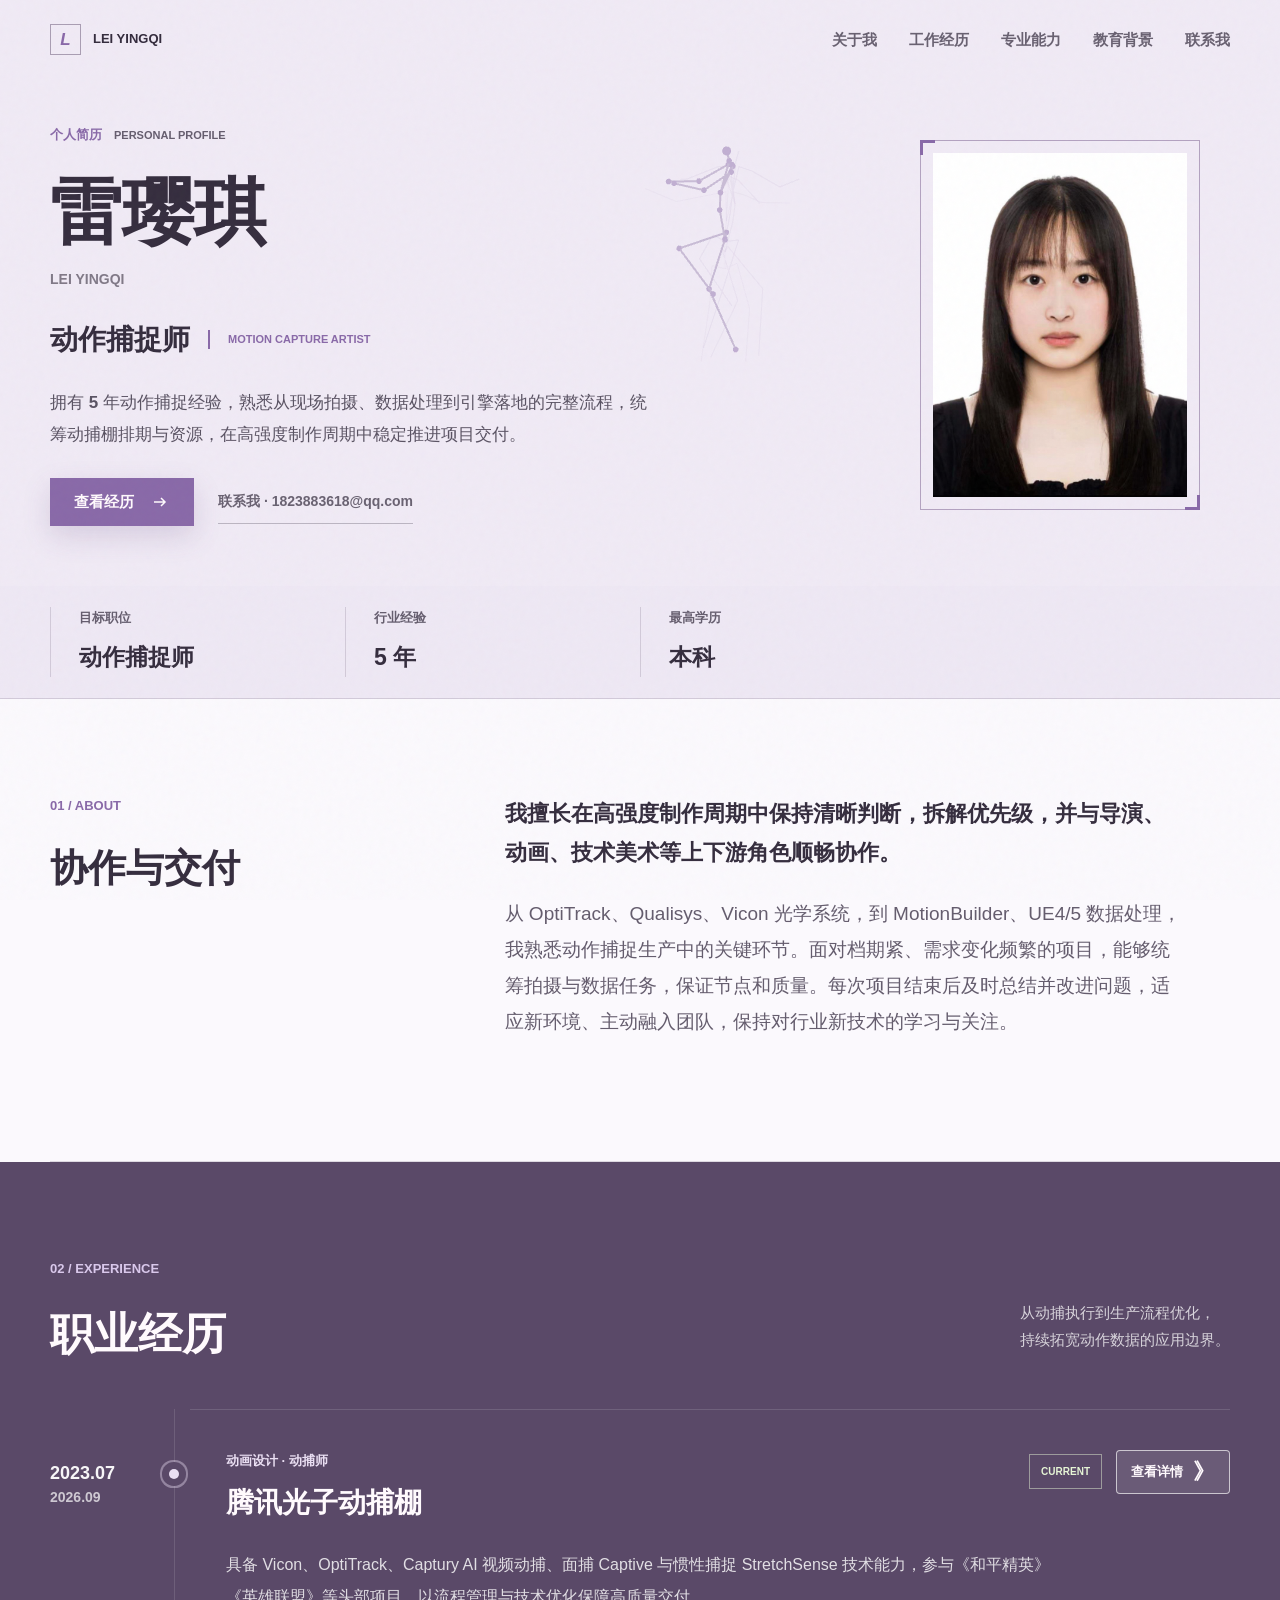
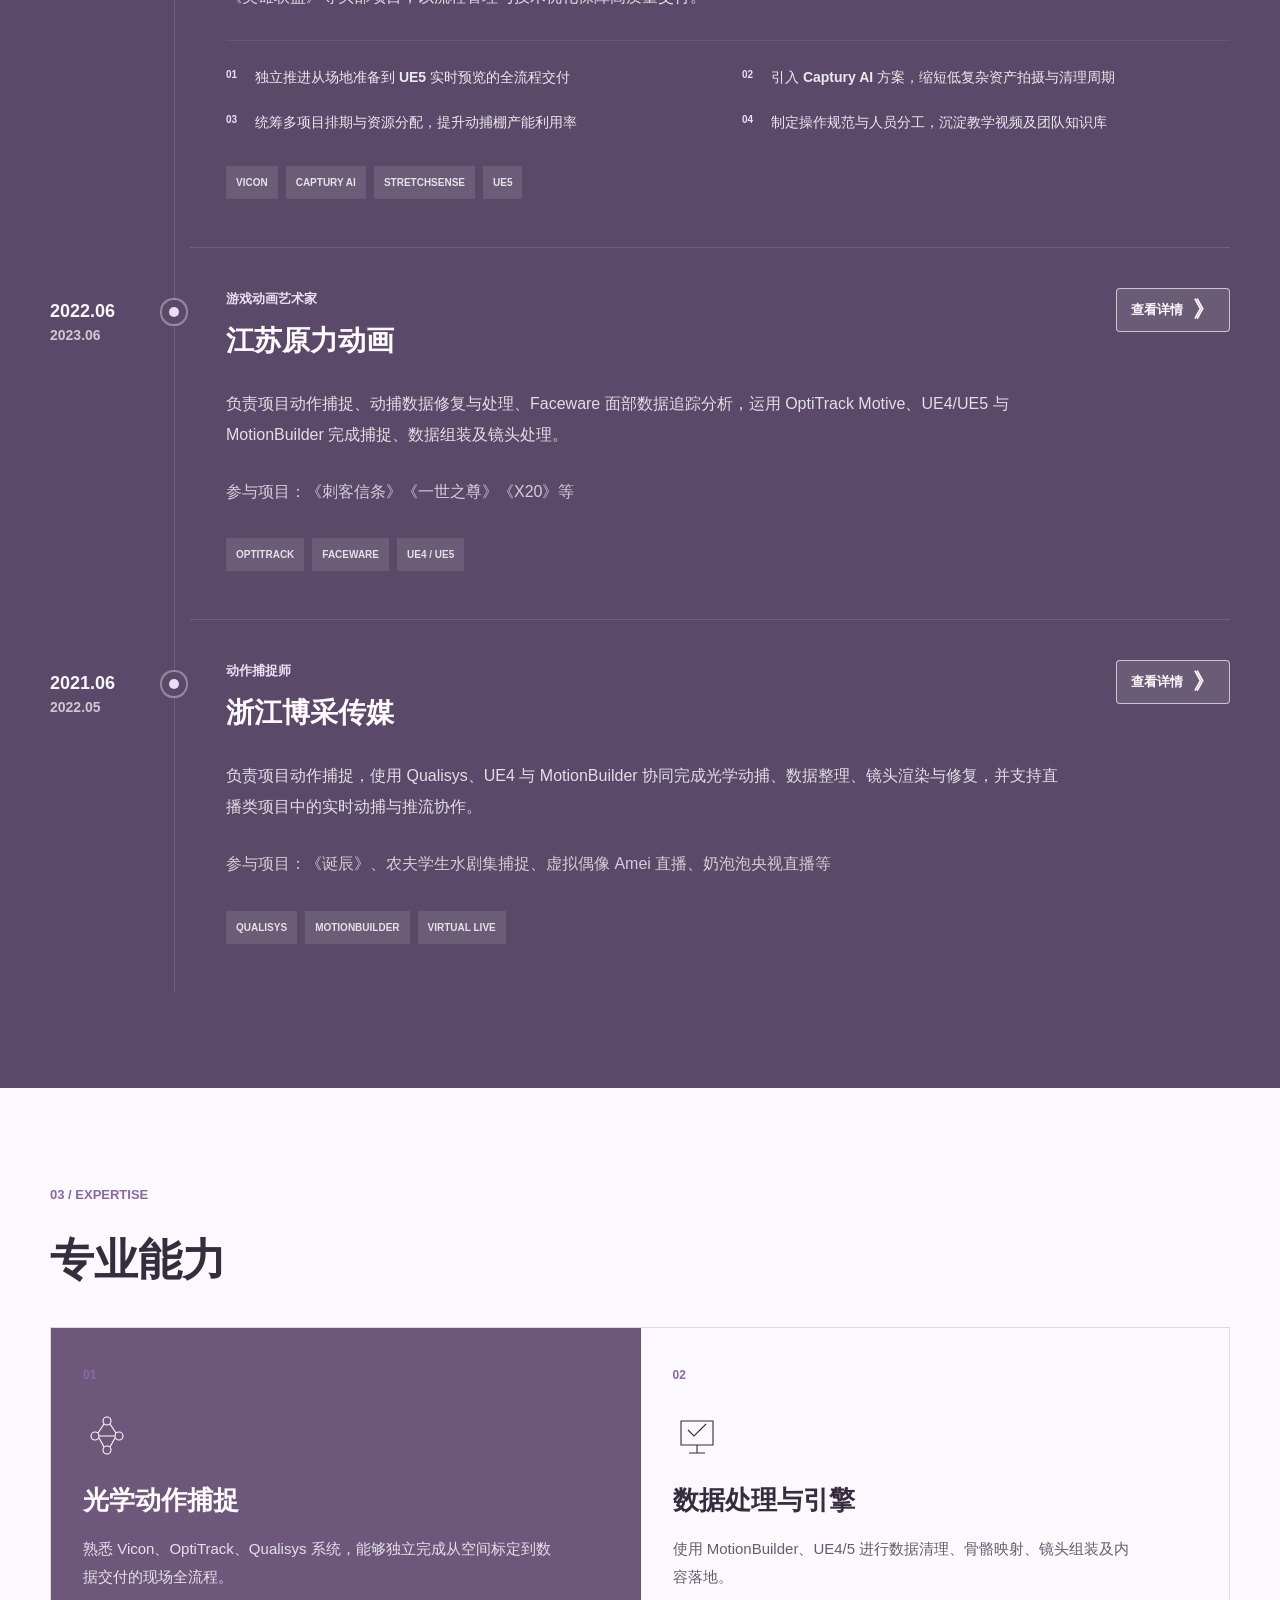
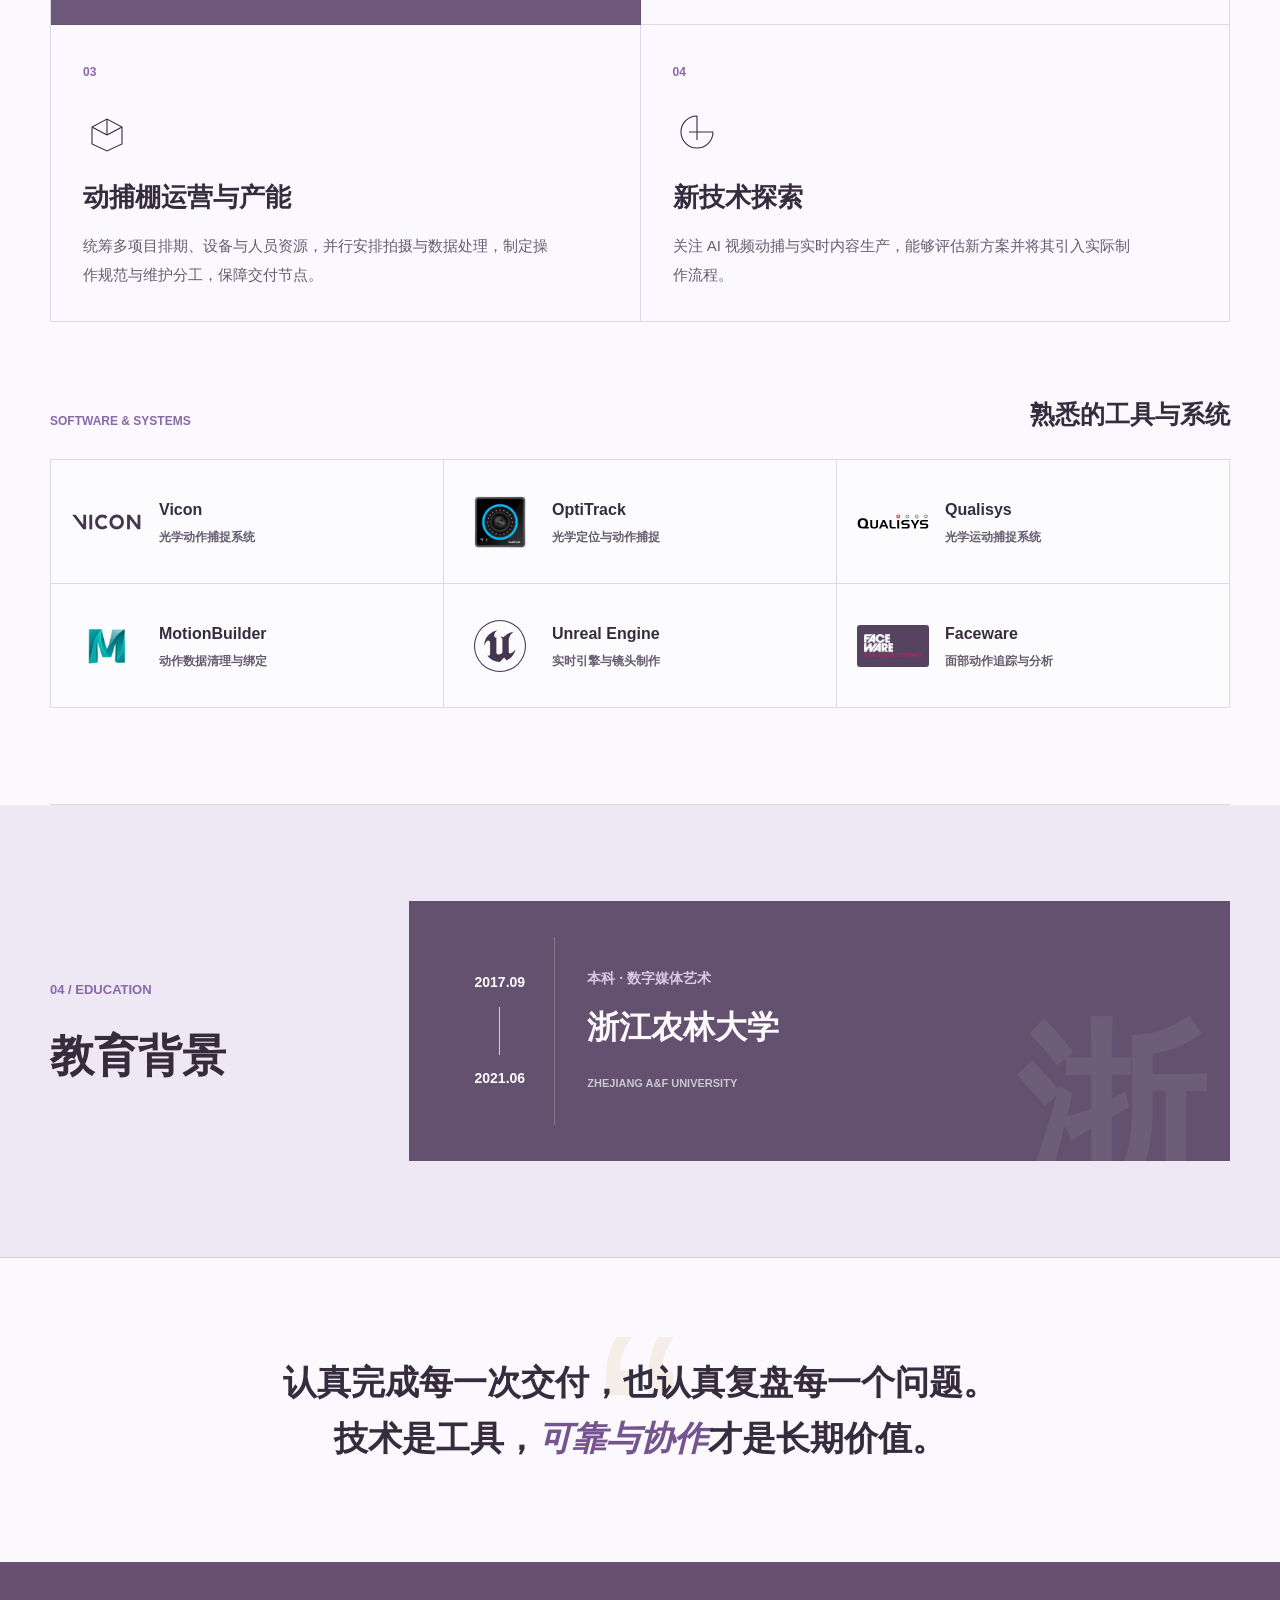
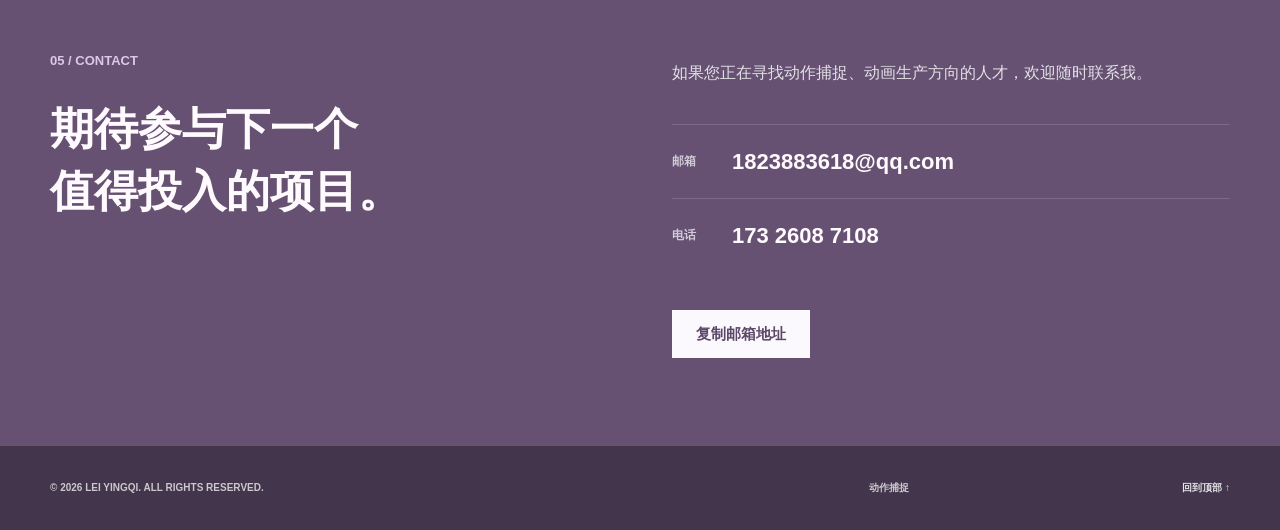
<file: index.html>
<!doctype html>
<html lang="zh-CN">
  <head>
    <meta charset="UTF-8" />
    <meta name="viewport" content="width=device-width, initial-scale=1.0" />
    <meta name="description" content="雷璎琪的个人求职网站——动作捕捉与虚拟内容生产。" />
    <meta http-equiv="refresh" content="0; url=./src/pages/index.html" />
    <title>雷璎琪｜个人求职网站</title>
    <script>
      window.location.replace('./src/pages/index.html');
    </script>
  </head>
  <body>
    <p><a href="./src/pages/index.html">进入个人主页</a></p>
  </body>
</html>
</file>
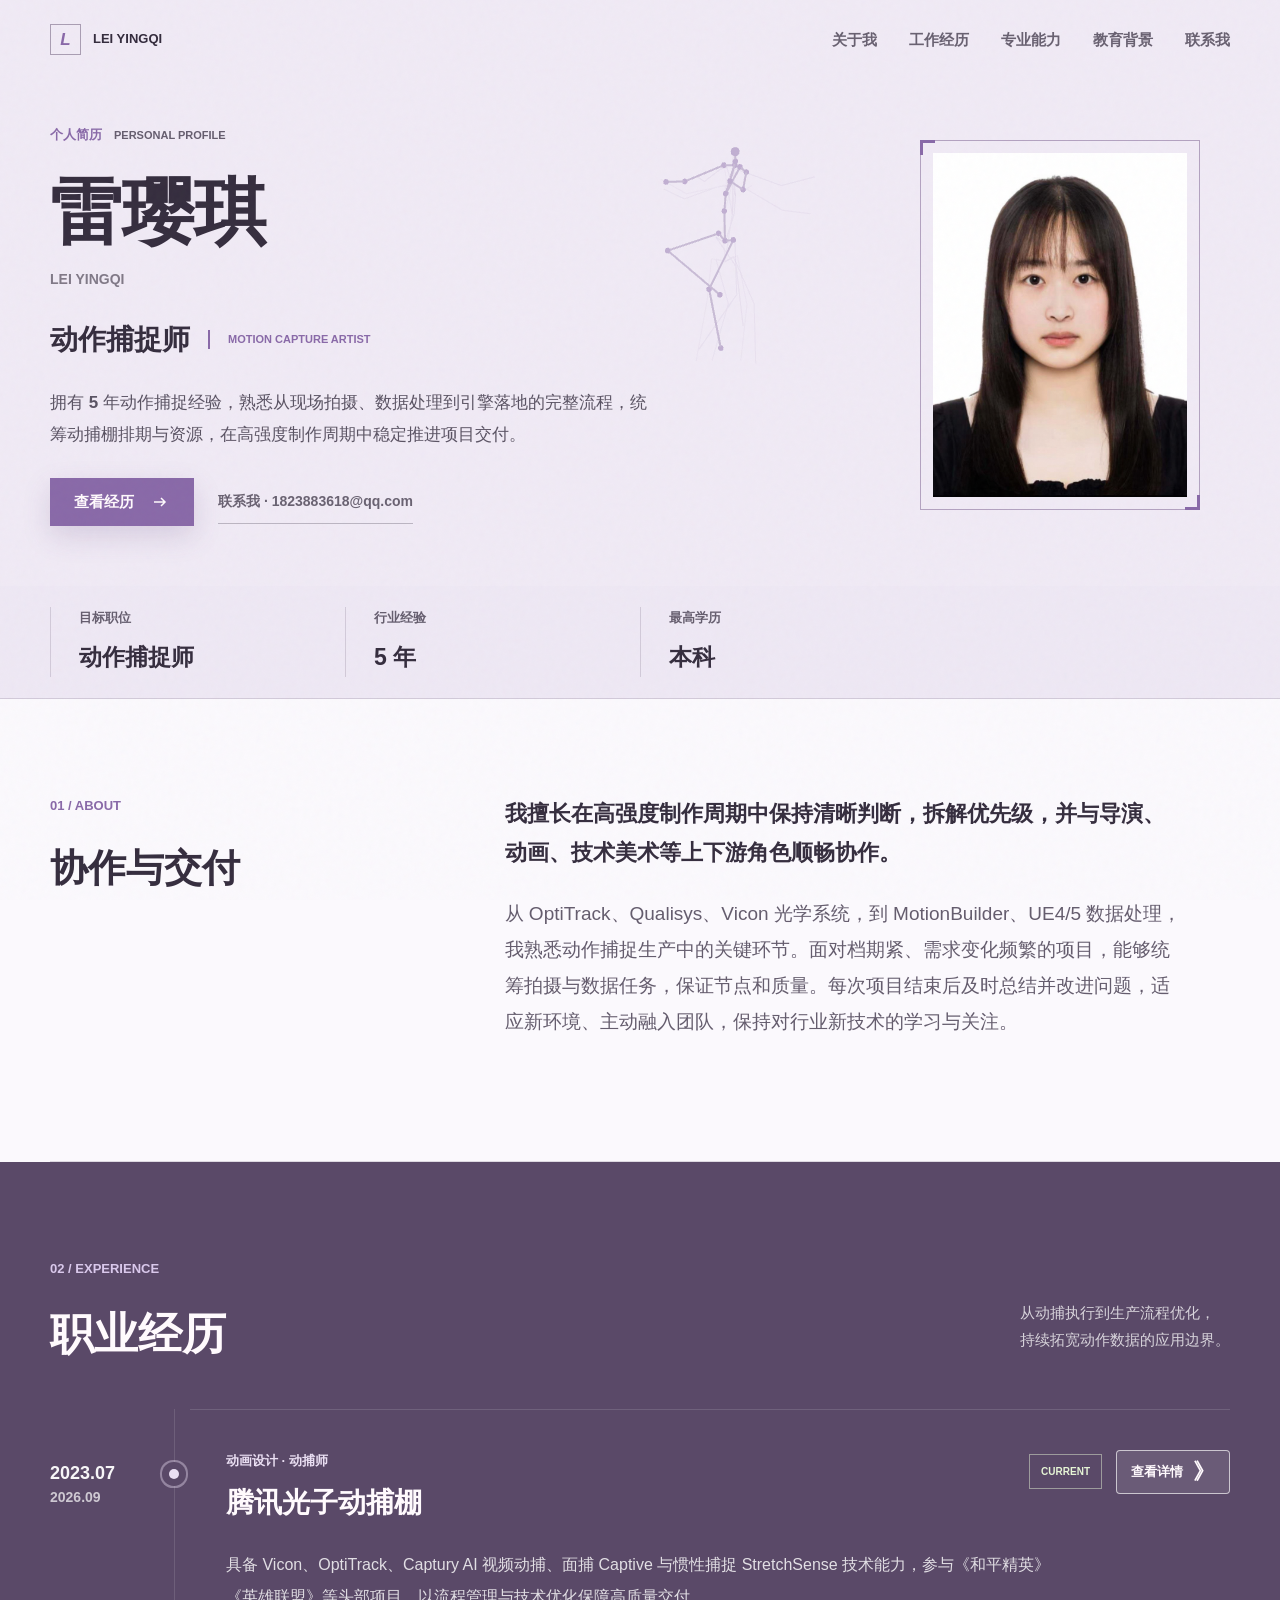
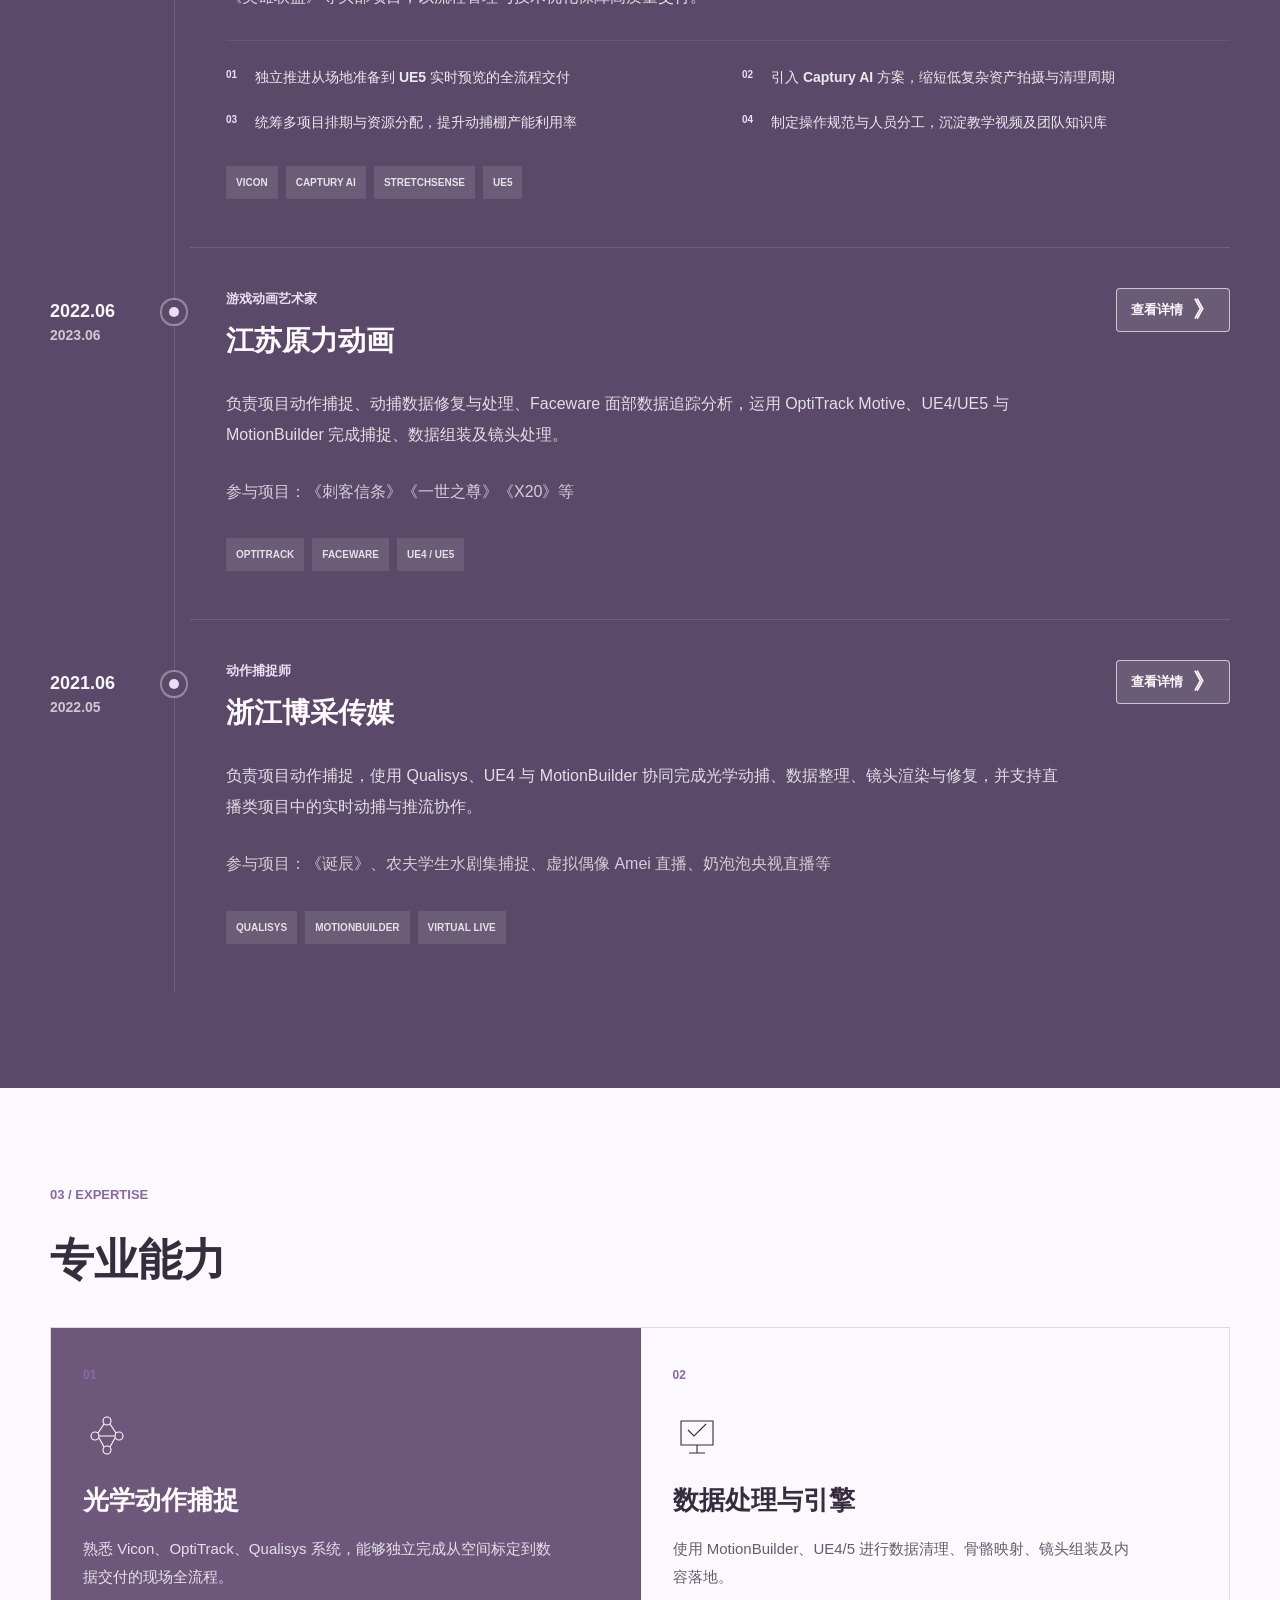
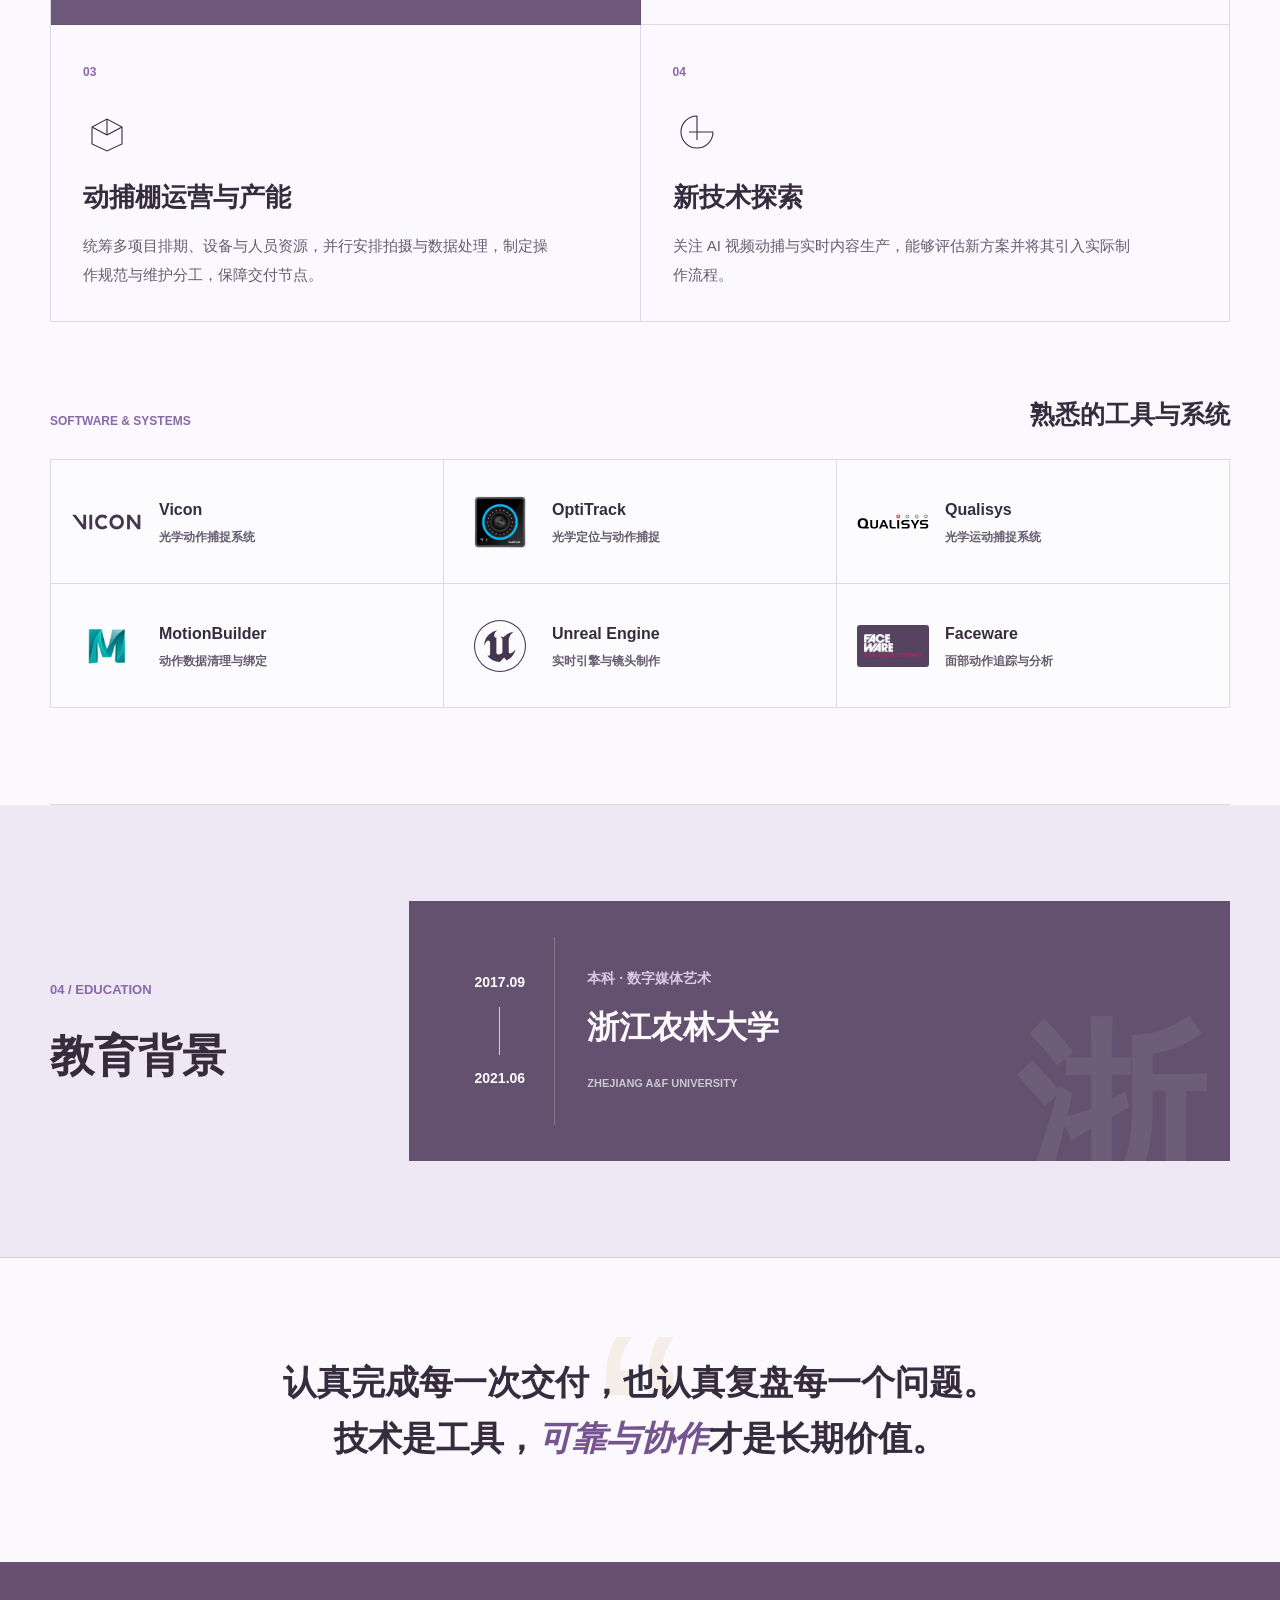
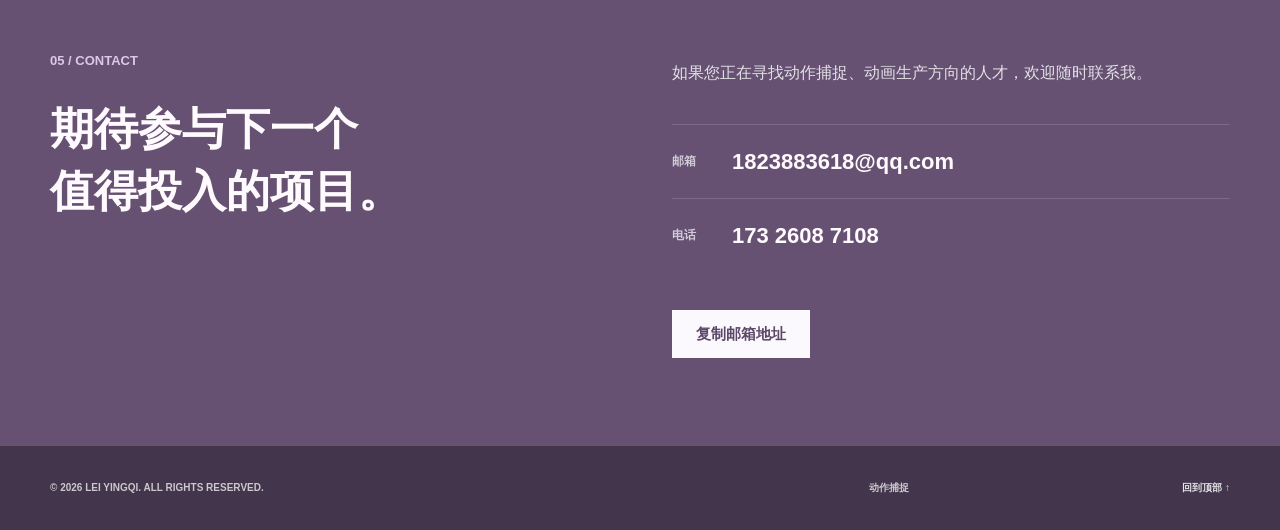
<file: src/pages/index.html>
<!doctype html>
<html lang="zh-CN">
  <head>
    <meta charset="UTF-8" />
    <meta name="viewport" content="width=device-width, initial-scale=1.0, viewport-fit=cover" />
    <meta name="description" content="雷璎琪的个人求职网站——动作捕捉与虚拟内容生产。" />
    <meta name="theme-color" content="#111714" />
    <title>雷璎琪｜动作捕捉</title>
    <link rel="stylesheet" href="../styles/app.css?v=20260916-3" />
    <link rel="stylesheet" href="../styles/motion-background.css?v=20260917-1" />
    <script defer src="../scripts/main.js?v=20260916-3"></script>
    <script defer src="../scripts/motion.bundle.js?v=20260917-1"></script>
  </head>
  <body>
    <div class="page-noise" aria-hidden="true"></div>

    <header class="site-header" data-header>
      <a class="brand" href="#top" aria-label="返回首页">
        <span class="brand-mark">L</span>
        <span>LEI YINGQI</span>
      </a>

      <nav class="desktop-nav" aria-label="主导航">
        <a href="#about">关于我</a>
        <a href="#experience">工作经历</a>
        <a href="#skills">专业能力</a>
        <a href="#education">教育背景</a>
        <a href="#contact">联系我</a>
      </nav>

      <button class="menu-button" type="button" aria-label="打开导航" aria-expanded="false" aria-controls="mobile-nav" data-menu-button>
        <span></span><span></span>
      </button>
    </header>

    <nav class="mobile-nav" id="mobile-nav" aria-label="移动端导航" data-mobile-nav inert>
      <a href="#about">关于我</a>
      <a href="#experience">工作经历</a>
      <a href="#skills">专业能力</a>
      <a href="#education">教育背景</a>
      <a href="#contact">联系我</a>
    </nav>

    <main id="top">
      <section class="hero section-shell">
        <div class="hero-motion-background" aria-hidden="true">
          <canvas data-motion-canvas></canvas>
        </div>
        <div class="hero-copy" data-reveal>
          <p class="eyebrow">个人简历 <span>PERSONAL PROFILE</span></p>
          <h1>
            <span class="hero-name">雷璎琪</span>
            <span class="hero-name-en">LEI YINGQI</span>
          </h1>
          <p class="hero-role">
            <strong>动作捕捉师</strong>
            <span>MOTION CAPTURE ARTIST</span>
          </p>
        </div>
        <div class="hero-intro" data-reveal>
          <p class="hero-summary">
            拥有 5 年动作捕捉经验，熟悉从现场拍摄、数据处理到引擎落地的完整流程，统筹动捕棚排期与资源，在高强度制作周期中稳定推进项目交付。
          </p>
          <div class="hero-actions">
            <a class="button button-primary" href="#experience">
              查看经历
              <svg viewBox="0 0 20 20" aria-hidden="true"><path d="M4 10h11M11 6l4 4-4 4" /></svg>
            </a>
            <button class="text-link" type="button" title="复制邮箱地址" data-copy-text="1823883618@qq.com" data-copy-label="邮箱">联系我 · 1823883618@qq.com</button>
          </div>
        </div>

        <div class="hero-visual" data-reveal>
          <div class="portrait-frame">
            <img src="../assets/images/image.jpg" alt="雷璎琪个人照片" width="855" height="1156" />
          </div>
          <!-- <div class="visual-caption">
            <span>BASED IN</span>
            <strong>GUANGZHOU · CN</strong>
          </div> -->
        </div>

      </section>

      <section class="facts-bar" aria-label="个人信息">
        <div class="facts-inner section-shell">
          <div class="fact" data-reveal>
            <span>目标职位</span>
            <strong>动作捕捉师</strong>
          </div>
          <div class="fact" data-reveal>
            <span>行业经验</span>
            <strong>5 年</strong>
          </div>
          <div class="fact" data-reveal>
            <span>最高学历</span>
            <strong>本科</strong>
          </div>
          <!-- <div class="fact" data-reveal>
            <span>意向城市</span>
            <strong>广州</strong>
          </div> -->
        </div>
      </section>

      <section class="about section-shell section-spacing" id="about">
        <div class="section-heading" data-reveal>
          <p class="section-no">01 / ABOUT</p>
          <h2>协作与交付</h2>
        </div>
        <div class="about-content" data-reveal>
          <p class="lead">
            我擅长在高强度制作周期中保持清晰判断，拆解优先级，并与导演、动画、技术美术等上下游角色顺畅协作。
          </p>
          <p>
            从 OptiTrack、Qualisys、Vicon 光学系统，到 MotionBuilder、UE4/5 数据处理，我熟悉动作捕捉生产中的关键环节。面对档期紧、需求变化频繁的项目，能够统筹拍摄与数据任务，保证节点和质量。每次项目结束后及时总结并改进问题，适应新环境、主动融入团队，保持对行业新技术的学习与关注。
          </p>
        </div>
      </section>

      <section class="experience section-spacing" id="experience">
        <div class="section-shell">
          <div class="section-heading horizontal" data-reveal>
            <div>
              <p class="section-no">02 / EXPERIENCE</p>
              <h2>职业经历</h2>
            </div>
            <p>从动捕执行到生产流程优化，<br />持续拓宽动作数据的应用边界。</p>
          </div>

          <div class="timeline">
            <article class="timeline-item" data-reveal>
              <div class="timeline-date"><span>2023.07</span><span>2026.09</span></div>
              <div class="timeline-marker"><i></i></div>
              <div class="timeline-body">
                <div class="job-topline">
                  <div>
                    <p class="job-role">动画设计 · 动捕师</p>
                    <h3>腾讯光子动捕棚</h3>
                  </div>
                  <div class="job-actions">
                    <span class="current-tag">CURRENT</span>
                    <button class="job-detail-button" type="button" title="点击查看详细工作介绍" aria-label="查看腾讯光子动捕棚详细工作介绍" data-job-detail="腾讯光子动捕棚" data-job-key="tencent">
                      <span>查看详情</span><b aria-hidden="true">》</b>
                    </button>
                  </div>
                </div>
                <p>
                  具备 Vicon、OptiTrack、Captury AI 视频动捕、面捕 Captive 与惯性捕捉 StretchSense 技术能力，参与《和平精英》《英雄联盟》等头部项目，以流程管理与技术优化保障高质量交付。
                </p>
                <ul class="job-highlights">
                  <li>独立推进从场地准备到 UE5 实时预览的全流程交付</li>
                  <li>引入 Captury AI 方案，缩短低复杂资产拍摄与清理周期</li>
                  <li>统筹多项目排期与资源分配，提升动捕棚产能利用率</li>
                  <li>制定操作规范与人员分工，沉淀教学视频及团队知识库</li>
                </ul>
                <div class="tags"><span>VICON</span><span>CAPTURY AI</span><span>STRETCHSENSE</span><span>UE5</span></div>
              </div>
            </article>

            <article class="timeline-item" data-reveal>
              <div class="timeline-date"><span>2022.06</span><span>2023.06</span></div>
              <div class="timeline-marker"><i></i></div>
              <div class="timeline-body">
                <div class="job-topline">
                  <div>
                    <p class="job-role">游戏动画艺术家</p>
                    <h3>江苏原力动画</h3>
                  </div>
                  <button class="job-detail-button" type="button" title="点击查看详细工作介绍" aria-label="查看江苏原力动画详细工作介绍" data-job-detail="江苏原力动画" data-job-key="original-force">
                    <span>查看详情</span><b aria-hidden="true">》</b>
                  </button>
                </div>
                <p>
                  负责项目动作捕捉、动捕数据修复与处理、Faceware 面部数据追踪分析，运用 OptiTrack Motive、UE4/UE5 与 MotionBuilder 完成捕捉、数据组装及镜头处理。
                </p>
                <p class="project-line">参与项目：《刺客信条》《一世之尊》《X20》等</p>
                <div class="tags"><span>OPTITRACK</span><span>FACEWARE</span><span>UE4 / UE5</span></div>
              </div>
            </article>

            <article class="timeline-item" data-reveal>
              <div class="timeline-date"><span>2021.06</span><span>2022.05</span></div>
              <div class="timeline-marker"><i></i></div>
              <div class="timeline-body">
                <div class="job-topline">
                  <div>
                    <p class="job-role">动作捕捉师</p>
                    <h3>浙江博采传媒</h3>
                  </div>
                  <button class="job-detail-button" type="button" title="点击查看详细工作介绍" aria-label="查看浙江博采传媒详细工作介绍" data-job-detail="浙江博采传媒" data-job-key="bocai">
                    <span>查看详情</span><b aria-hidden="true">》</b>
                  </button>
                </div>
                <p>
                  负责项目动作捕捉，使用 Qualisys、UE4 与 MotionBuilder 协同完成光学动捕、数据整理、镜头渲染与修复，并支持直播类项目中的实时动捕与推流协作。
                </p>
                <p class="project-line">参与项目：《诞辰》、农夫学生水剧集捕捉、虚拟偶像 Amei 直播、奶泡泡央视直播等</p>
                <div class="tags"><span>QUALISYS</span><span>MOTIONBUILDER</span><span>VIRTUAL LIVE</span></div>
              </div>
            </article>
          </div>
        </div>
      </section>

      <section class="skills section-shell section-spacing" id="skills">
        <div class="section-heading" data-reveal>
          <p class="section-no">03 / EXPERTISE</p>
          <h2>专业能力</h2>
        </div>
        <div class="skills-grid">
          <article class="skill-card featured" data-reveal>
            <span class="card-index">01</span>
            <div class="skill-icon">
              <svg viewBox="0 0 48 48" aria-hidden="true"><circle cx="24" cy="10" r="4"/><circle cx="12" cy="25" r="4"/><circle cx="36" cy="25" r="4"/><circle cx="24" cy="39" r="4"/><path d="m21 13-6 9m12-9 6 9M16 27l5 9m11-9-5 9M16 25h16"/></svg>
            </div>
            <h3>光学动作捕捉</h3>
            <p>熟悉 Vicon、OptiTrack、Qualisys 系统，能够独立完成从空间标定到数据交付的现场全流程。</p>
          </article>
          <article class="skill-card" data-reveal>
            <span class="card-index">02</span>
            <div class="skill-icon">
              <svg viewBox="0 0 48 48" aria-hidden="true"><path d="M8 10h32v24H8zM16 42h16M24 34v8M15 19l6 6 12-12"/></svg>
            </div>
            <h3>数据处理与引擎</h3>
            <p>使用 MotionBuilder、UE4/5 进行数据清理、骨骼映射、镜头组装及内容落地。</p>
          </article>
          <article class="skill-card" data-reveal>
            <span class="card-index">03</span>
            <div class="skill-icon">
              <svg viewBox="0 0 48 48" aria-hidden="true"><path d="M9 36V19l15-8 15 8v17l-15 7zM24 27V11m0 16 15-8M24 27 9 19"/></svg>
            </div>
            <h3>动捕棚运营与产能</h3>
            <p>统筹多项目排期、设备与人员资源，并行安排拍摄与数据处理，制定操作规范与维护分工，保障交付节点。</p>
          </article>
          <article class="skill-card" data-reveal>
            <span class="card-index">04</span>
            <div class="skill-icon">
              <svg viewBox="0 0 48 48" aria-hidden="true"><path d="M24 8a16 16 0 1 0 16 16M24 8v16h16M16 24h8v8"/></svg>
            </div>
            <h3>新技术探索</h3>
            <p>关注 AI 视频动捕与实时内容生产，能够评估新方案并将其引入实际制作流程。</p>
          </article>
        </div>

        <div class="software-showcase" data-reveal>
          <div class="software-heading">
            <p>SOFTWARE &amp; SYSTEMS</p>
            <h3>熟悉的工具与系统</h3>
          </div>
          <div class="software-grid">
            <article class="software-item">
              <div class="software-logo logo-wide logo-monochrome">
                <img src="../assets/images/logos/vicon.svg" alt="Vicon Logo" loading="lazy" />
              </div>
              <div><strong>Vicon</strong><span>光学动作捕捉系统</span></div>
            </article>
            <article class="software-item">
              <div class="software-logo logo-square">
                <img src="../assets/images/logos/optitrack.png" alt="OptiTrack Logo" loading="lazy" />
              </div>
              <div><strong>OptiTrack</strong><span>光学定位与动作捕捉</span></div>
            </article>
            <article class="software-item">
              <div class="software-logo logo-wide">
                <img src="../assets/images/logos/qualisys.svg" alt="Qualisys Logo" loading="lazy" />
              </div>
              <div><strong>Qualisys</strong><span>光学运动捕捉系统</span></div>
            </article>
            <article class="software-item">
              <div class="software-logo logo-square">
                <img src="../assets/images/logos/motionbuilder.png" alt="Autodesk MotionBuilder Logo" loading="lazy" />
              </div>
              <div><strong>MotionBuilder</strong><span>动作数据清理与绑定</span></div>
            </article>
            <article class="software-item">
              <div class="software-logo logo-square logo-monochrome">
                <img src="../assets/images/logos/unreal-engine.svg" alt="Unreal Engine Logo" loading="lazy" />
              </div>
              <div><strong>Unreal Engine</strong><span>实时引擎与镜头制作</span></div>
            </article>
            <article class="software-item">
              <div class="software-logo logo-wide logo-darkplate">
                <img src="../assets/images/logos/faceware.png" alt="Faceware Logo" loading="lazy" />
              </div>
              <div><strong>Faceware</strong><span>面部动作追踪与分析</span></div>
            </article>
          </div>
        </div>
      </section>

      <section class="education section-spacing" id="education">
        <div class="education-inner section-shell">
          <div class="section-heading" data-reveal>
            <p class="section-no">04 / EDUCATION</p>
            <h2>教育背景</h2>
          </div>

          <article class="education-card" data-reveal>
            <div class="education-years">
              <span>2017.09</span>
              <i></i>
              <span>2021.06</span>
            </div>
            <div class="education-main">
              <p>本科 · 数字媒体艺术</p>
              <h3>浙江农林大学</h3>
              <span>ZHEJIANG A&amp;F UNIVERSITY</span>
            </div>
            <div class="education-mark" aria-hidden="true">浙</div>
          </article>
        </div>
      </section>

      <section class="quote section-shell section-spacing" data-reveal>
        <span class="quote-mark">“</span>
        <blockquote>
          认真完成每一次交付，也认真复盘每一个问题。<br />技术是工具，<em>可靠与协作</em>才是长期价值。
        </blockquote>
      </section>

      <section class="contact" id="contact">
        <div class="contact-inner section-shell">
          <div data-reveal>
            <p class="section-no light">05 / CONTACT</p>
            <h2>期待参与下一个<br />值得投入的项目。</h2>
          </div>
          <div class="contact-details" data-reveal>
            <p>如果您正在寻找动作捕捉、动画生产方向的人才，欢迎随时联系我。</p>
            <button class="contact-link" type="button" title="复制邮箱地址" data-copy-text="1823883618@qq.com" data-copy-label="邮箱">
              <span>邮箱</span>
              <strong>1823883618@qq.com</strong>
            </button>
            <button class="contact-link" type="button" title="复制电话号码" data-copy-text="17326087108" data-copy-label="电话">
              <span>电话</span>
              <strong>173 2608 7108</strong>
            </button>
            <button class="button button-light" type="button" data-copy-text="1823883618@qq.com" data-copy-label="邮箱">复制邮箱地址</button>
          </div>
        </div>
      </section>
    </main>

    <footer class="site-footer">
      <div class="section-shell">
        <p>© <span data-year></span> LEI YINGQI. ALL RIGHTS RESERVED.</p>
        <p>动作捕捉 </p>
        <a href="#top">回到顶部 ↑</a>
      </div>
    </footer>

    <div class="experience-modal" aria-hidden="true" data-experience-modal>
      <div class="experience-modal-backdrop" data-modal-close></div>
      <section class="experience-modal-panel" role="dialog" aria-modal="true" aria-labelledby="experience-modal-title">
        <div class="experience-modal-header">
          <div>
            <p>WORK EXPERIENCE / DETAILS</p>
            <h2 id="experience-modal-title" data-modal-title></h2>
          </div>
          <button class="experience-modal-close" type="button" aria-label="关闭详细工作介绍" data-modal-close>
            <span></span><span></span>
          </button>
        </div>
        <div class="experience-modal-content" tabindex="0" role="region" aria-label="工作经历正文" data-modal-content></div>
      </section>
    </div>

    <template data-job-template="tencent">
      <div class="experience-detail">
        <p class="experience-detail-lead">
          具备光学动捕 Vicon、OptiTrack、Captury AI 视频动捕、面捕 Captive 与惯性捕捉 StretchSense 技术能力，参与《和平精英》《英雄联盟》等头部项目，擅长在高压档期下通过技术优化与流程管理保障高质量交付。
        </p>
        <ul class="experience-detail-list">
          <li>
            <span>01</span>
            <div><strong>全流程项目管理</strong><p>主导对接《和平精英》《英雄联盟》等头部项目及多款在研项目的动捕需求。独立完成从场地准备、拍摄执行到数据修复、重定向及 UE5 实时预览的全流程交付，与各环节协作沟通，确保关键节点 100% 按时达成，并保证最终效果。</p></div>
          </li>
          <li>
            <span>02</span>
            <div><strong>技术流程优化</strong><p>针对传统动捕瓶颈，在生产管线中引入 Captury 等 AI 视频动捕方案，针对低复杂度资产替代传统拍摄，有效缩短拍摄与数据清理周期，降低场地与人力占用。</p></div>
          </li>
          <li>
            <span>03</span>
            <div><strong>现场应急与运维</strong><p>具备动捕棚硬件部署经验，负责场地设备日常运维调试。擅长现场沟通与快速反馈，能够高效定位并解决拍摄突发问题，显著缩短中断时长，保障项目进度。</p></div>
          </li>
          <li>
            <span>04</span>
            <div><strong>动捕棚运营与产能管理</strong><p>统筹多项目动捕排期与资源分配，根据项目优先级、设备占用与档期压力制定拍摄计划；通过并行安排光学拍摄与数据处理任务，提升棚内整体产能利用率，保障多项目并行时交付节点不受影响。</p></div>
          </li>
          <li>
            <span>05</span>
            <div><strong>团队协作与知识沉淀</strong><p>定期复盘团队拍摄与交付瓶颈，通过合理拆分优先级、并行安排拍摄与数据处理任务，在需求变更频繁的项目中保障节点不受影响；主动录制标准化操作教学视频，沉淀团队知识库，降低重复沟通成本，方便成员随时查询自学，推动团队整体技术水平提升。制定动捕棚操作规范，明确拍摄、数据处理与设备维护分工，推动团队技术进步。</p></div>
          </li>
          <li>
            <span>06</span>
            <div><strong>虚拟直播方向</strong><p>熟练操作 BMD 等直播导播台及推流设备，具备动捕与直播联动的实时内容产出能力，可支持虚拟主播等实时动捕推流场景；撰写 3 篇设备使用基础文档发布于公司 Wiki，沉淀操作规范，降低团队设备学习门槛。</p></div>
          </li>
        </ul>
      </div>
    </template>

    <template data-job-template="original-force">
      <div class="experience-detail">
        <p class="experience-detail-lead">
          负责项目动作捕捉、动捕数据修复与处理、Faceware 面部数据追踪分析，运用 OptiTrack Motive、UE4/UE5、MotionBuilder 完成捕捉与数据组装及镜头处理。
        </p>
        <div class="experience-detail-section">
          <span>PROJECTS</span>
          <p>参与项目：《刺客信条》《一世之尊》《X20》等。</p>
        </div>
        <div class="experience-detail-section">
          <span>DELIVERY</span>
          <p>在交付中关注数据质量与节点节奏，配合团队完成前场拍摄与后处理衔接。</p>
        </div>
      </div>
    </template>

    <template data-job-template="bocai">
      <div class="experience-detail">
        <p class="experience-detail-lead">
          负责项目动作捕捉，使用光学动捕软件 Qualisys，并与 UE4、MotionBuilder 协同工作；承担数据整理、镜头渲染与数据修复工作。
        </p>
        <div class="experience-detail-section">
          <span>PROJECTS</span>
          <p>参与《诞辰》、农夫学生水剧集捕捉、虚拟偶像 Amei 直播、奶泡泡央视直播等项目。</p>
        </div>
        <div class="experience-detail-section">
          <span>LIVE PRODUCTION</span>
          <p>支持直播类项目中的实时动捕与推流协作，注重现场问题响应和团队配合。</p>
        </div>
      </div>
    </template>

    <div class="toast" role="status" aria-live="polite" data-toast>邮箱已复制</div>
  </body>
</html>
</file>
<file: src/styles/app.css>
/* 网站样式入口：按职责顺序加载，便于后续维护。 */
@import url("./base.css?v=20260916-3");
@import url("./sections.css?v=20260916-3");
@import url("./responsive.css?v=20260916-3");
</file>
<file: src/styles/motion-background.css>
.hero-motion-background {
  position: absolute;
  inset: 0;
  z-index: 0;
  overflow: hidden;
  pointer-events: none;
  user-select: none;
  opacity: .46;
}

.hero-motion-background canvas {
  display: block;
  width: 100%;
  height: 100%;
}

@media (max-width: 640px) {
  .hero-motion-background { opacity: .36; }
}

@media print {
  .hero-motion-background { display: none; }
}
</file>
